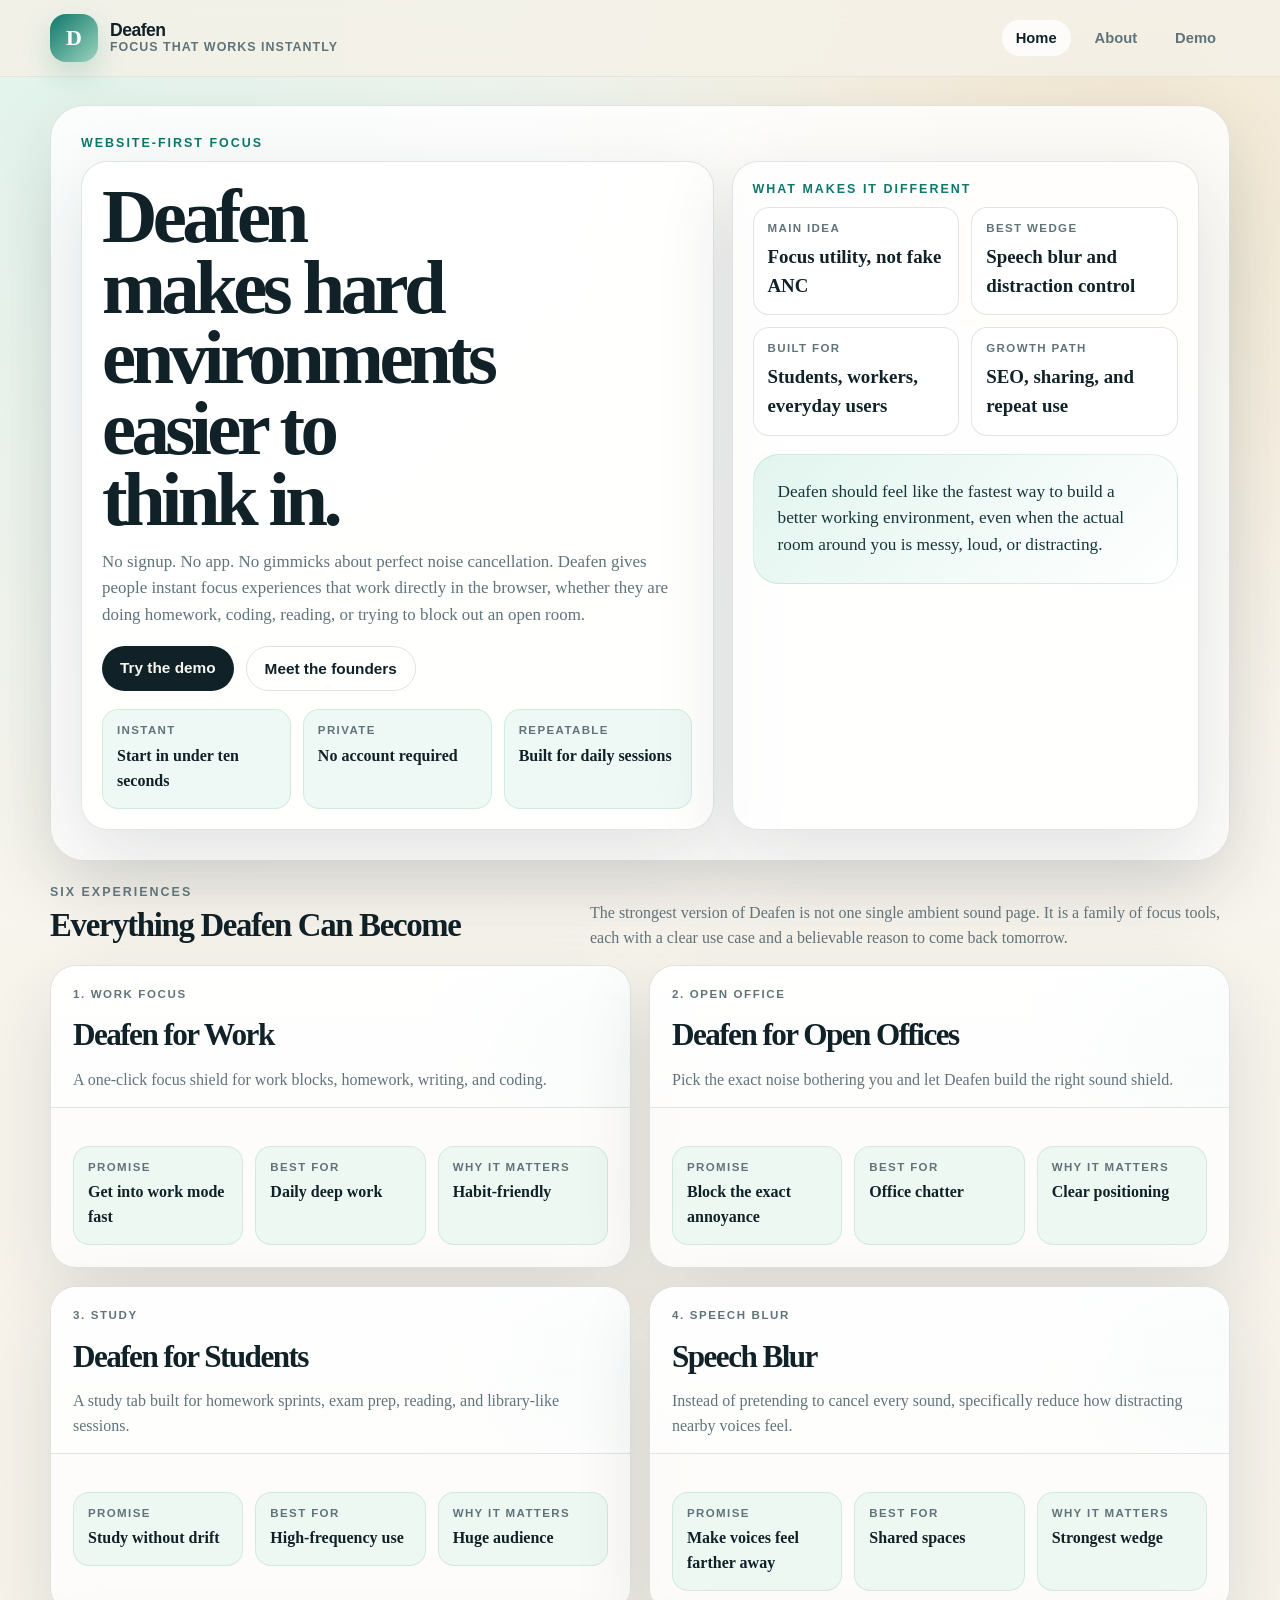
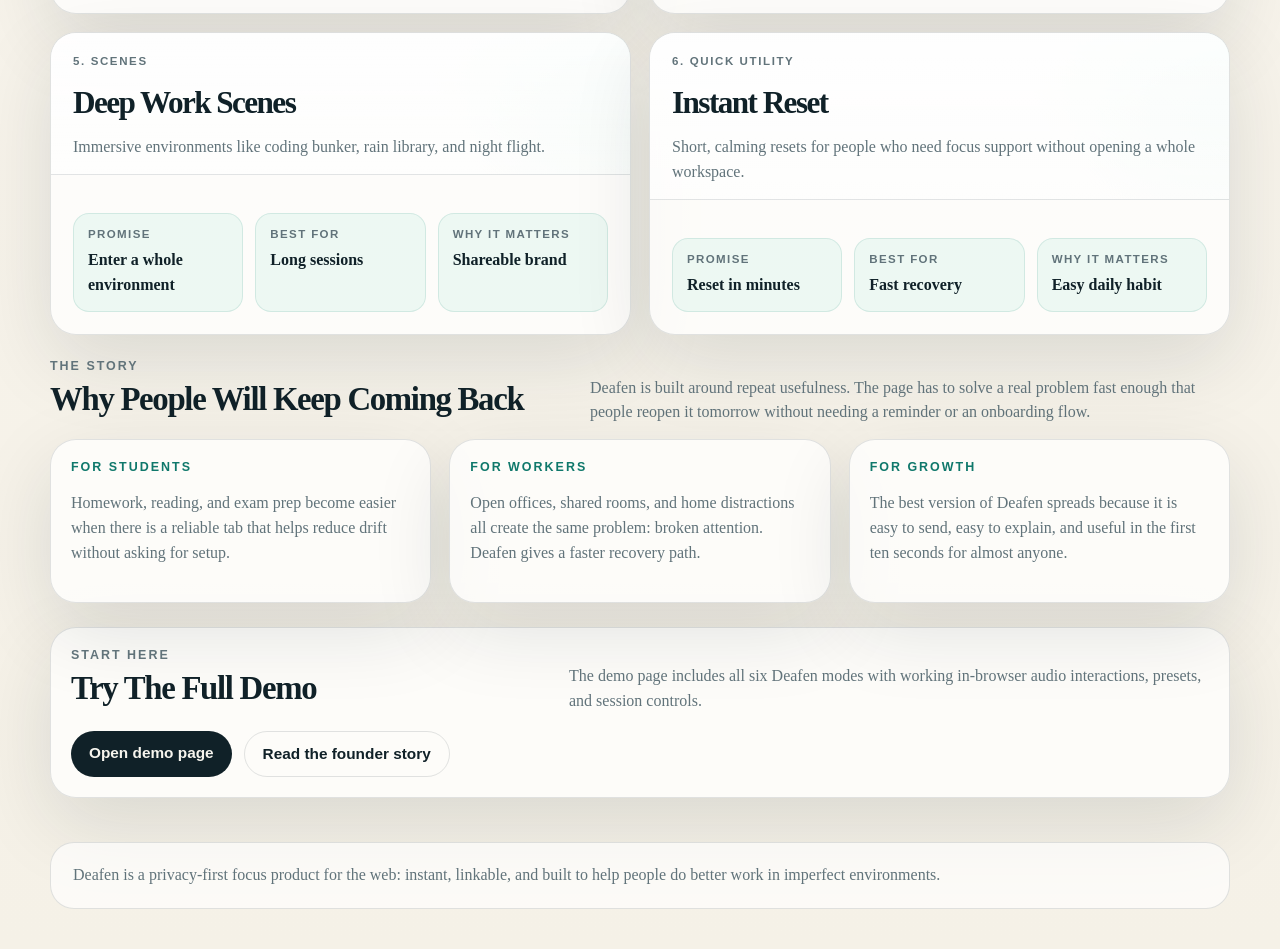
<file: index.html>
<!DOCTYPE html>
<html lang="en">
<head>
  <meta charset="UTF-8">
  <meta name="viewport" content="width=device-width, initial-scale=1.0">
  <title>Deafen — Focus That Works Instantly</title>
  <meta name="description" content="Deafen is a no-signup website for sharper focus. Block distractions, blur nearby speech, and drop into work faster with instant sound environments.">
  <link rel="stylesheet" href="styles.css">
</head>
<body>
  <header class="site-header">
    <div class="site-header-inner">
      <a class="brand" href="index.html">
        <span class="brand-mark">D</span>
        <span class="brand-copy">
          <strong>Deafen</strong>
          <span>Focus that works instantly</span>
        </span>
      </a>
      <nav class="site-nav">
        <a class="nav-link active" href="index.html">Home</a>
        <a class="nav-link" href="about.html">About</a>
        <a class="nav-link" href="demo.html">Demo</a>
      </nav>
    </div>
  </header>

  <main class="page">
    <div class="site-shell">
      <section class="hero">
        <p class="eyebrow">Website-first focus</p>
        <div class="hero-grid">
          <div class="hero-card">
            <h1>Deafen makes hard environments easier to think in.</h1>
            <p class="lede">No signup. No app. No gimmicks about perfect noise cancellation. Deafen gives people instant focus experiences that work directly in the browser, whether they are doing homework, coding, reading, or trying to block out an open room.</p>
            <div class="cta-row">
              <a class="button" href="demo.html">Try the demo</a>
              <a class="button secondary" href="about.html">Meet the founders</a>
            </div>
            <div class="mini-grid">
              <div class="mini">
                <span>Instant</span>
                <strong>Start in under ten seconds</strong>
              </div>
              <div class="mini">
                <span>Private</span>
                <strong>No account required</strong>
              </div>
              <div class="mini">
                <span>Repeatable</span>
                <strong>Built for daily sessions</strong>
              </div>
            </div>
          </div>
          <div class="hero-card">
            <p class="eyebrow">What makes it different</p>
            <div class="stat-grid">
              <div class="stat">
                <span>Main idea</span>
                <strong>Focus utility, not fake ANC</strong>
              </div>
              <div class="stat">
                <span>Best wedge</span>
                <strong>Speech blur and distraction control</strong>
              </div>
              <div class="stat">
                <span>Built for</span>
                <strong>Students, workers, everyday users</strong>
              </div>
              <div class="stat">
                <span>Growth path</span>
                <strong>SEO, sharing, and repeat use</strong>
              </div>
            </div>
            <div class="quote-panel" style="margin-top:18px">
              <p>Deafen should feel like the fastest way to build a better working environment, even when the actual room around you is messy, loud, or distracting.</p>
            </div>
          </div>
        </div>
      </section>

      <section class="section">
        <div class="section-head">
          <div>
            <p class="eyebrow">Six experiences</p>
            <h2>Everything Deafen Can Become</h2>
          </div>
          <p>The strongest version of Deafen is not one single ambient sound page. It is a family of focus tools, each with a clear use case and a believable reason to come back tomorrow.</p>
        </div>

        <div class="grid-2">
          <article class="card">
            <div class="card-top">
              <p class="kicker">1. Work Focus</p>
              <h3>Deafen for Work</h3>
              <p class="tagline">A one-click focus shield for work blocks, homework, writing, and coding.</p>
            </div>
            <div class="card-body">
              <div class="mini-grid">
                <div class="mini"><span>Promise</span><strong>Get into work mode fast</strong></div>
                <div class="mini"><span>Best for</span><strong>Daily deep work</strong></div>
                <div class="mini"><span>Why it matters</span><strong>Habit-friendly</strong></div>
              </div>
            </div>
          </article>

          <article class="card">
            <div class="card-top">
              <p class="kicker">2. Open Office</p>
              <h3>Deafen for Open Offices</h3>
              <p class="tagline">Pick the exact noise bothering you and let Deafen build the right sound shield.</p>
            </div>
            <div class="card-body">
              <div class="mini-grid">
                <div class="mini"><span>Promise</span><strong>Block the exact annoyance</strong></div>
                <div class="mini"><span>Best for</span><strong>Office chatter</strong></div>
                <div class="mini"><span>Why it matters</span><strong>Clear positioning</strong></div>
              </div>
            </div>
          </article>

          <article class="card">
            <div class="card-top">
              <p class="kicker">3. Study</p>
              <h3>Deafen for Students</h3>
              <p class="tagline">A study tab built for homework sprints, exam prep, reading, and library-like sessions.</p>
            </div>
            <div class="card-body">
              <div class="mini-grid">
                <div class="mini"><span>Promise</span><strong>Study without drift</strong></div>
                <div class="mini"><span>Best for</span><strong>High-frequency use</strong></div>
                <div class="mini"><span>Why it matters</span><strong>Huge audience</strong></div>
              </div>
            </div>
          </article>

          <article class="card">
            <div class="card-top">
              <p class="kicker">4. Speech Blur</p>
              <h3>Speech Blur</h3>
              <p class="tagline">Instead of pretending to cancel every sound, specifically reduce how distracting nearby voices feel.</p>
            </div>
            <div class="card-body">
              <div class="mini-grid">
                <div class="mini"><span>Promise</span><strong>Make voices feel farther away</strong></div>
                <div class="mini"><span>Best for</span><strong>Shared spaces</strong></div>
                <div class="mini"><span>Why it matters</span><strong>Strongest wedge</strong></div>
              </div>
            </div>
          </article>

          <article class="card">
            <div class="card-top">
              <p class="kicker">5. Scenes</p>
              <h3>Deep Work Scenes</h3>
              <p class="tagline">Immersive environments like coding bunker, rain library, and night flight.</p>
            </div>
            <div class="card-body">
              <div class="mini-grid">
                <div class="mini"><span>Promise</span><strong>Enter a whole environment</strong></div>
                <div class="mini"><span>Best for</span><strong>Long sessions</strong></div>
                <div class="mini"><span>Why it matters</span><strong>Shareable brand</strong></div>
              </div>
            </div>
          </article>

          <article class="card">
            <div class="card-top">
              <p class="kicker">6. Quick Utility</p>
              <h3>Instant Reset</h3>
              <p class="tagline">Short, calming resets for people who need focus support without opening a whole workspace.</p>
            </div>
            <div class="card-body">
              <div class="mini-grid">
                <div class="mini"><span>Promise</span><strong>Reset in minutes</strong></div>
                <div class="mini"><span>Best for</span><strong>Fast recovery</strong></div>
                <div class="mini"><span>Why it matters</span><strong>Easy daily habit</strong></div>
              </div>
            </div>
          </article>
        </div>
      </section>

      <section class="section">
        <div class="section-head">
          <div>
            <p class="eyebrow">The story</p>
            <h2>Why People Will Keep Coming Back</h2>
          </div>
          <p>Deafen is built around repeat usefulness. The page has to solve a real problem fast enough that people reopen it tomorrow without needing a reminder or an onboarding flow.</p>
        </div>

        <div class="grid-3">
          <div class="panel">
            <p class="eyebrow">For students</p>
            <p class="note">Homework, reading, and exam prep become easier when there is a reliable tab that helps reduce drift without asking for setup.</p>
          </div>
          <div class="panel">
            <p class="eyebrow">For workers</p>
            <p class="note">Open offices, shared rooms, and home distractions all create the same problem: broken attention. Deafen gives a faster recovery path.</p>
          </div>
          <div class="panel">
            <p class="eyebrow">For growth</p>
            <p class="note">The best version of Deafen spreads because it is easy to send, easy to explain, and useful in the first ten seconds for almost anyone.</p>
          </div>
        </div>
      </section>

      <section class="section">
        <div class="hero-card">
          <div class="section-head" style="margin-bottom:0">
            <div>
              <p class="eyebrow">Start here</p>
              <h2>Try The Full Demo</h2>
            </div>
            <p>The demo page includes all six Deafen modes with working in-browser audio interactions, presets, and session controls.</p>
          </div>
          <div class="cta-row">
            <a class="button" href="demo.html">Open demo page</a>
            <a class="button secondary" href="about.html">Read the founder story</a>
          </div>
        </div>
      </section>
    </div>
  </main>

  <footer class="site-footer">
    <div class="site-footer-panel">
      Deafen is a privacy-first focus product for the web: instant, linkable, and built to help people do better work in imperfect environments.
    </div>
  </footer>
</body>
</html>
</file>
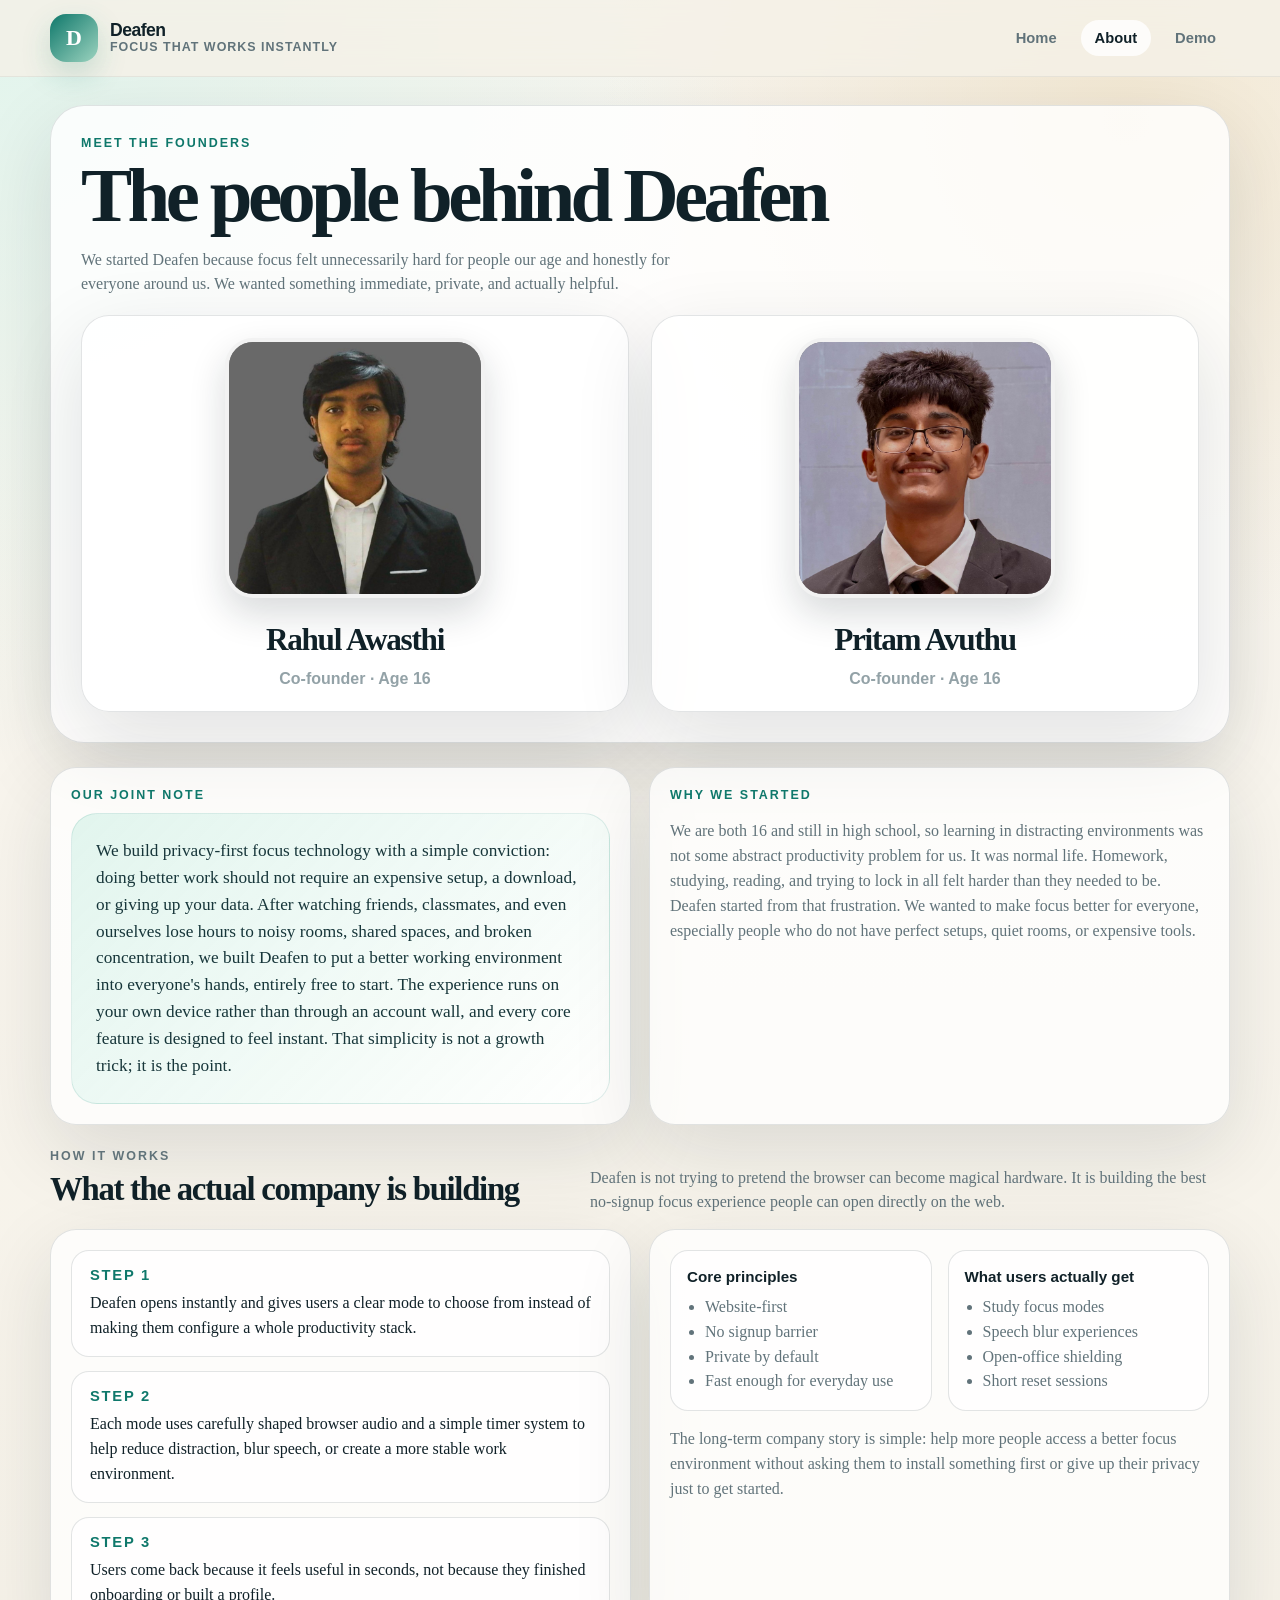
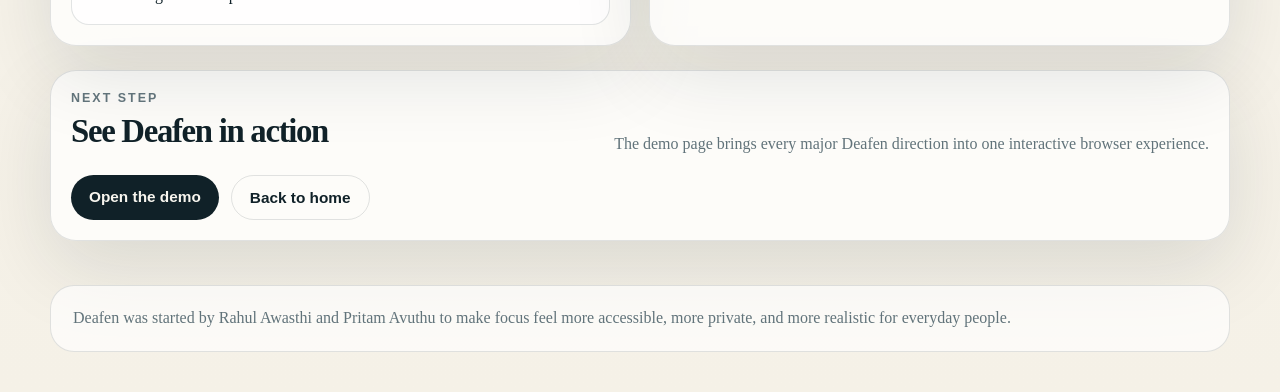
<file: about.html>
<!DOCTYPE html>
<html lang="en">
<head>
  <meta charset="UTF-8">
  <meta name="viewport" content="width=device-width, initial-scale=1.0">
  <title>About Deafen — The Founders Behind It</title>
  <meta name="description" content="Meet the founders behind Deafen and learn why two high school founders started building a privacy-first website for better focus.">
  <link rel="stylesheet" href="styles.css">
</head>
<body>
  <header class="site-header">
    <div class="site-header-inner">
      <a class="brand" href="index.html">
        <span class="brand-mark">D</span>
        <span class="brand-copy">
          <strong>Deafen</strong>
          <span>Focus that works instantly</span>
        </span>
      </a>
      <nav class="site-nav">
        <a class="nav-link" href="index.html">Home</a>
        <a class="nav-link active" href="about.html">About</a>
        <a class="nav-link" href="demo.html">Demo</a>
      </nav>
    </div>
  </header>

  <main class="page">
    <div class="site-shell">
      <section class="hero">
        <p class="eyebrow">Meet the founders</p>
        <div class="section-head" style="margin-bottom:18px">
          <div>
            <h1 style="max-width:none">The people behind Deafen</h1>
          </div>
          <p>We started Deafen because focus felt unnecessarily hard for people our age and honestly for everyone around us. We wanted something immediate, private, and actually helpful.</p>
        </div>

        <div class="founders">
          <article class="founder-card">
            <div class="founder-photo">
              <img src="media/founder1.jpeg" alt="Rahul Awasthi">
            </div>
            <h3>Rahul Awasthi</h3>
            <p class="role">Co-founder · Age 16</p>
          </article>

          <article class="founder-card">
            <div class="founder-photo">
              <img src="media/founder2.jpeg" alt="Pritam Avuthu">
            </div>
            <h3>Pritam Avuthu</h3>
            <p class="role">Co-founder · Age 16</p>
          </article>
        </div>
      </section>

      <section class="section">
        <div class="grid-2">
          <div class="panel">
            <p class="eyebrow">Our joint note</p>
            <div class="quote-panel">
              <p>We build privacy-first focus technology with a simple conviction: doing better work should not require an expensive setup, a download, or giving up your data. After watching friends, classmates, and even ourselves lose hours to noisy rooms, shared spaces, and broken concentration, we built Deafen to put a better working environment into everyone's hands, entirely free to start. The experience runs on your own device rather than through an account wall, and every core feature is designed to feel instant. That simplicity is not a growth trick; it is the point.</p>
            </div>
          </div>

          <div class="panel">
            <p class="eyebrow">Why we started</p>
            <p class="note">We are both 16 and still in high school, so learning in distracting environments was not some abstract productivity problem for us. It was normal life. Homework, studying, reading, and trying to lock in all felt harder than they needed to be. Deafen started from that frustration. We wanted to make focus better for everyone, especially people who do not have perfect setups, quiet rooms, or expensive tools.</p>
          </div>
        </div>
      </section>

      <section class="section">
        <div class="section-head">
          <div>
            <p class="eyebrow">How it works</p>
            <h2>What the actual company is building</h2>
          </div>
          <p>Deafen is not trying to pretend the browser can become magical hardware. It is building the best no-signup focus experience people can open directly on the web.</p>
        </div>

        <div class="grid-2">
          <div class="panel">
            <div class="timeline">
              <div class="timeline-item">
                <strong>Step 1</strong>
                Deafen opens instantly and gives users a clear mode to choose from instead of making them configure a whole productivity stack.
              </div>
              <div class="timeline-item">
                <strong>Step 2</strong>
                Each mode uses carefully shaped browser audio and a simple timer system to help reduce distraction, blur speech, or create a more stable work environment.
              </div>
              <div class="timeline-item">
                <strong>Step 3</strong>
                Users come back because it feels useful in seconds, not because they finished onboarding or built a profile.
              </div>
            </div>
          </div>

          <div class="panel">
            <div class="split" style="margin-top:0">
              <div class="box">
                <h4>Core principles</h4>
                <ul>
                  <li>Website-first</li>
                  <li>No signup barrier</li>
                  <li>Private by default</li>
                  <li>Fast enough for everyday use</li>
                </ul>
              </div>
              <div class="box">
                <h4>What users actually get</h4>
                <ul>
                  <li>Study focus modes</li>
                  <li>Speech blur experiences</li>
                  <li>Open-office shielding</li>
                  <li>Short reset sessions</li>
                </ul>
              </div>
            </div>
            <p class="note" style="margin-top:16px">The long-term company story is simple: help more people access a better focus environment without asking them to install something first or give up their privacy just to get started.</p>
          </div>
        </div>
      </section>

      <section class="section">
        <div class="hero-card">
          <div class="section-head" style="margin-bottom:0">
            <div>
              <p class="eyebrow">Next step</p>
              <h2>See Deafen in action</h2>
            </div>
            <p>The demo page brings every major Deafen direction into one interactive browser experience.</p>
          </div>
          <div class="cta-row">
            <a class="button" href="demo.html">Open the demo</a>
            <a class="button secondary" href="index.html">Back to home</a>
          </div>
        </div>
      </section>
    </div>
  </main>

  <footer class="site-footer">
    <div class="site-footer-panel">
      Deafen was started by Rahul Awasthi and Pritam Avuthu to make focus feel more accessible, more private, and more realistic for everyday people.
    </div>
  </footer>
</body>
</html>
</file>
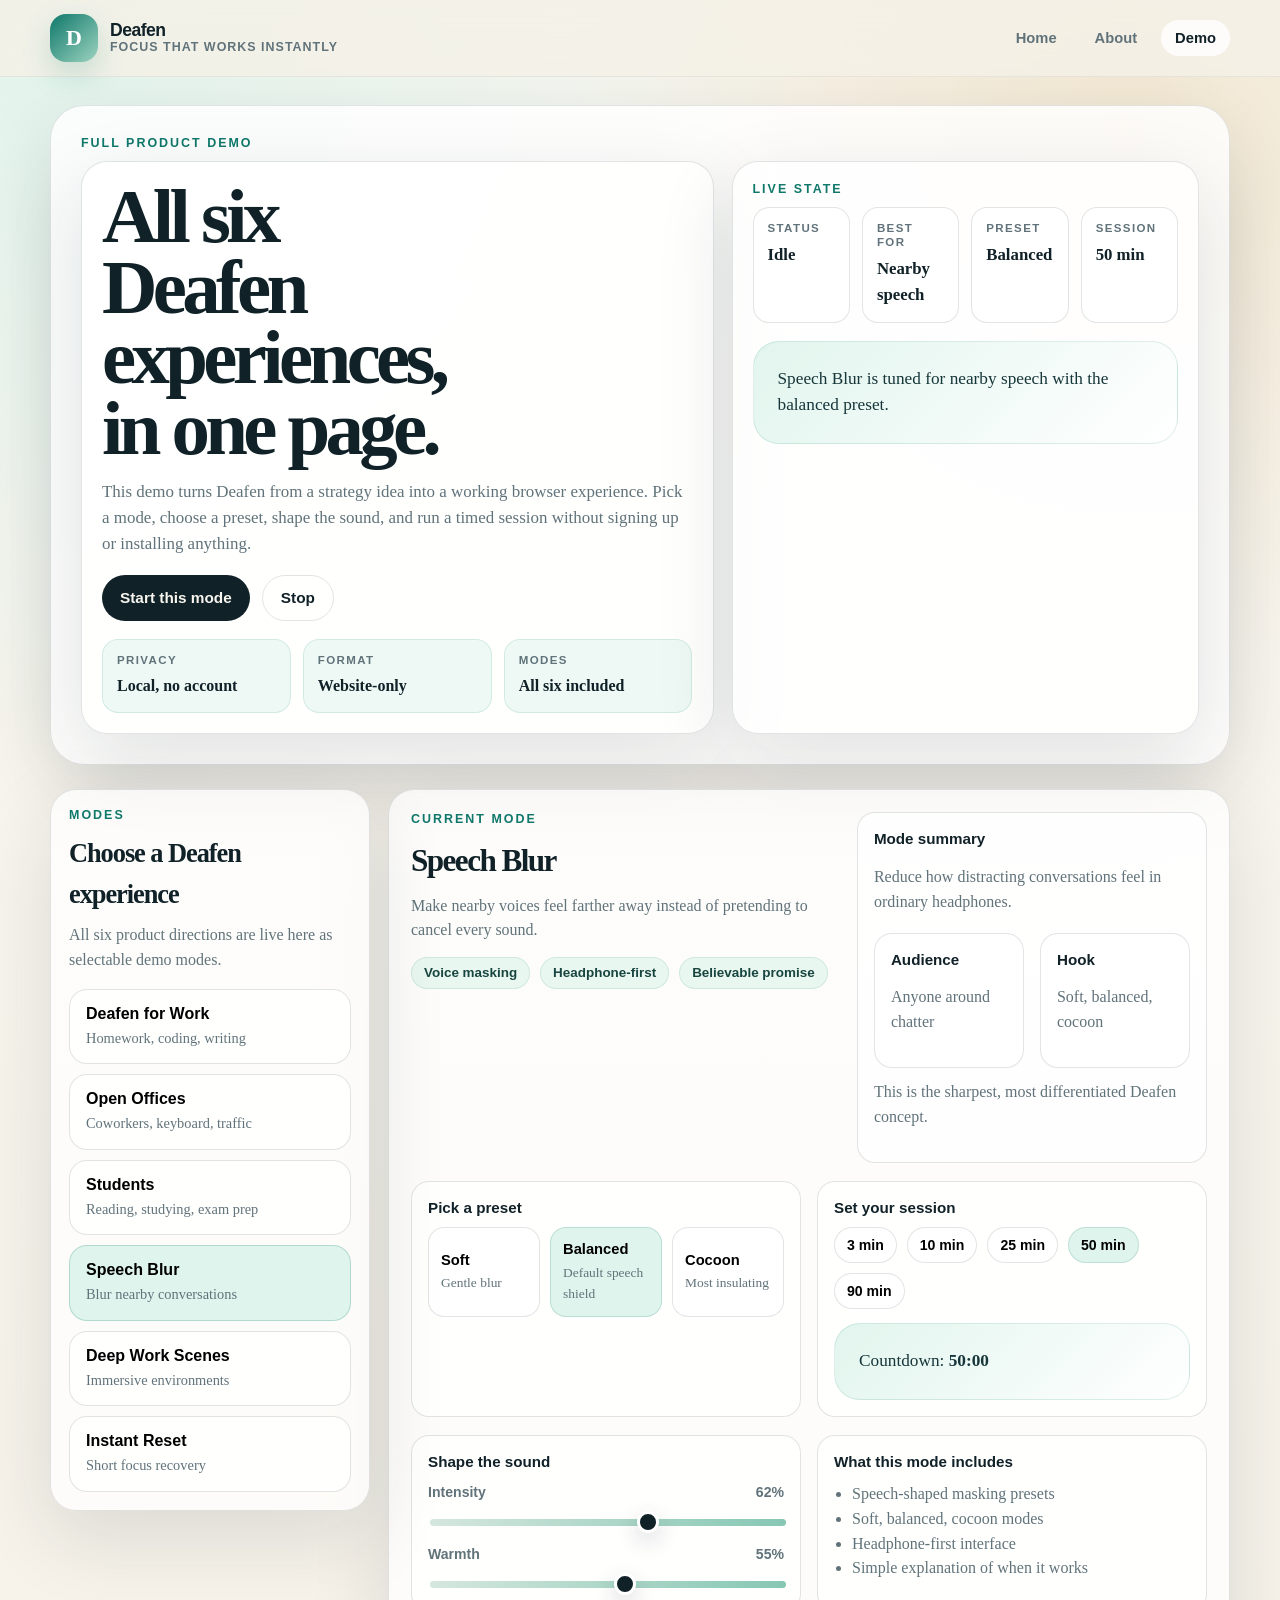
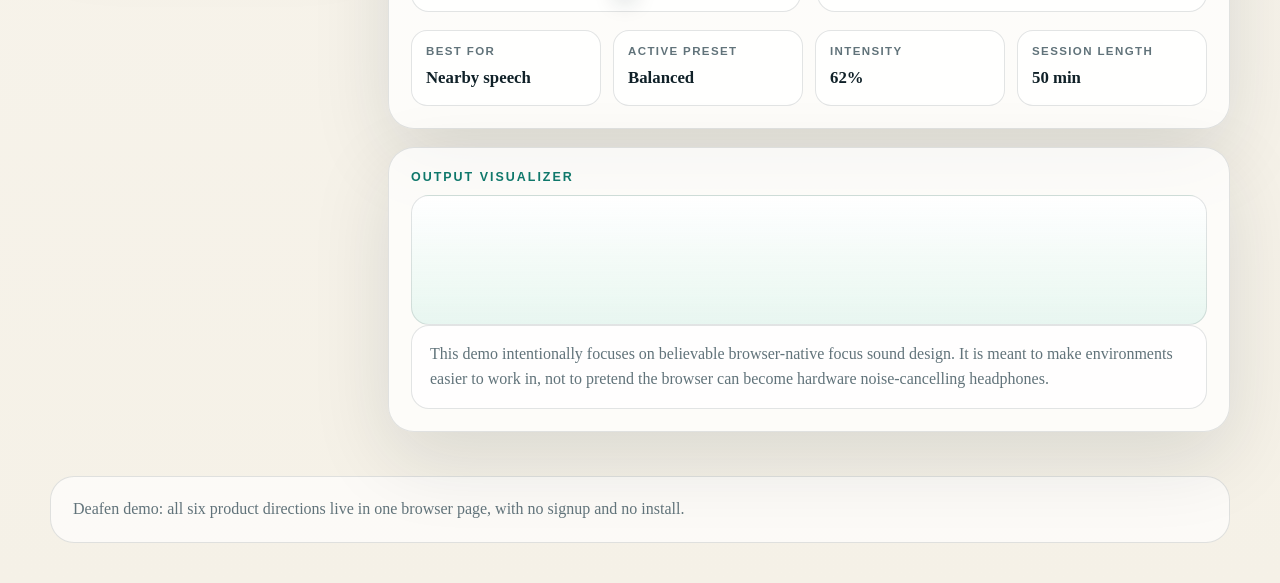
<file: demo.html>
<!DOCTYPE html>
<html lang="en">
<head>
  <meta charset="UTF-8">
  <meta name="viewport" content="width=device-width, initial-scale=1.0">
  <title>Deafen Demo — All Six Modes</title>
  <meta name="description" content="Try the full Deafen demo with six focus experiences: work, open office, students, speech blur, deep work scenes, and instant reset.">
  <link rel="stylesheet" href="styles.css">
</head>
<body>
  <header class="site-header">
    <div class="site-header-inner">
      <a class="brand" href="index.html">
        <span class="brand-mark">D</span>
        <span class="brand-copy">
          <strong>Deafen</strong>
          <span>Focus that works instantly</span>
        </span>
      </a>
      <nav class="site-nav">
        <a class="nav-link" href="index.html">Home</a>
        <a class="nav-link" href="about.html">About</a>
        <a class="nav-link active" href="demo.html">Demo</a>
      </nav>
    </div>
  </header>

  <main class="page">
    <div class="site-shell" data-demo-app>
      <section class="hero">
        <p class="eyebrow">Full product demo</p>
        <div class="hero-grid">
          <div class="hero-card">
            <h1>All six Deafen experiences, in one page.</h1>
            <p class="lede">This demo turns Deafen from a strategy idea into a working browser experience. Pick a mode, choose a preset, shape the sound, and run a timed session without signing up or installing anything.</p>
            <div class="cta-row">
              <button class="button" type="button" data-start-demo>Start this mode</button>
              <button class="button secondary" type="button" data-stop-demo disabled>Stop</button>
            </div>
            <div class="mini-grid">
              <div class="mini"><span>Privacy</span><strong>Local, no account</strong></div>
              <div class="mini"><span>Format</span><strong>Website-only</strong></div>
              <div class="mini"><span>Modes</span><strong>All six included</strong></div>
            </div>
          </div>

          <div class="hero-card">
            <p class="eyebrow">Live state</p>
            <div class="status-bar">
              <div class="status-box">
                <span>Status</span>
                <strong data-state-text>Idle</strong>
              </div>
              <div class="status-box">
                <span>Best for</span>
                <strong data-stat-bestfor>Nearby speech</strong>
              </div>
              <div class="status-box">
                <span>Preset</span>
                <strong data-stat-sound>Balanced</strong>
              </div>
              <div class="status-box">
                <span>Session</span>
                <strong data-stat-session>50 min</strong>
              </div>
            </div>
            <div class="quote-panel" style="margin-top:18px">
              <p data-summary>Speech Blur is tuned for nearby speech with the balanced preset.</p>
            </div>
          </div>
        </div>
      </section>

      <section class="section demo-layout">
        <aside class="panel demo-sidebar">
          <p class="eyebrow">Modes</p>
          <h3 style="margin:0;font-size:1.65rem;letter-spacing:-0.04em">Choose a Deafen experience</h3>
          <p class="note" style="margin-top:8px">All six product directions are live here as selectable demo modes.</p>
          <div class="mode-list">
            <button class="mode-button" type="button" data-mode-button="work">
              <strong>Deafen for Work</strong>
              <span>Homework, coding, writing</span>
            </button>
            <button class="mode-button" type="button" data-mode-button="office">
              <strong>Open Offices</strong>
              <span>Coworkers, keyboard, traffic</span>
            </button>
            <button class="mode-button" type="button" data-mode-button="students">
              <strong>Students</strong>
              <span>Reading, studying, exam prep</span>
            </button>
            <button class="mode-button active" type="button" data-mode-button="speech">
              <strong>Speech Blur</strong>
              <span>Blur nearby conversations</span>
            </button>
            <button class="mode-button" type="button" data-mode-button="scenes">
              <strong>Deep Work Scenes</strong>
              <span>Immersive environments</span>
            </button>
            <button class="mode-button" type="button" data-mode-button="reset">
              <strong>Instant Reset</strong>
              <span>Short focus recovery</span>
            </button>
          </div>
        </aside>

        <div class="demo-main">
          <section class="feature-panel">
            <div class="feature-hero">
              <div>
                <p class="eyebrow">Current mode</p>
                <h3 data-mode-title>Speech Blur</h3>
                <p class="tagline" data-mode-subtitle>Make nearby voices feel farther away instead of pretending to cancel every sound.</p>
                <div class="chip-row" data-mode-tags></div>
              </div>
              <div class="box">
                <h4>Mode summary</h4>
                <p class="note" data-mode-promise></p>
                <div class="split">
                  <div class="box">
                    <h4>Audience</h4>
                    <p class="note" data-mode-audience></p>
                  </div>
                  <div class="box">
                    <h4>Hook</h4>
                    <p class="note" data-mode-hook></p>
                  </div>
                </div>
                <p class="note" style="margin-top:12px" data-mode-why></p>
              </div>
            </div>

            <div class="control-grid">
              <div class="control-card">
                <h4>Pick a preset</h4>
                <div class="preset-grid" data-presets></div>
              </div>

              <div class="control-card">
                <h4>Set your session</h4>
                <div class="session-bar" data-session-bar></div>
                <div class="quote-panel" style="margin-top:14px">
                  <p>Countdown: <strong data-timer>50:00</strong></p>
                </div>
              </div>
            </div>

            <div class="control-grid">
              <div class="control-card">
                <h4>Shape the sound</h4>
                <div class="range-wrap">
                  <label>
                    <span>Intensity</span>
                    <strong data-intensity-value>62%</strong>
                  </label>
                  <input type="range" min="0" max="100" value="62" data-intensity>
                </div>
                <div class="range-wrap">
                  <label>
                    <span>Warmth</span>
                    <strong data-warmth-value>55%</strong>
                  </label>
                  <input type="range" min="0" max="100" value="55" data-warmth>
                </div>
              </div>

              <div class="control-card">
                <h4>What this mode includes</h4>
                <ul data-feature-list></ul>
              </div>
            </div>

            <div class="status-bar" style="margin-top:18px">
              <div class="status-box">
                <span>Best for</span>
                <strong data-stat-bestfor>Nearby speech</strong>
              </div>
              <div class="status-box">
                <span>Active preset</span>
                <strong data-stat-sound>Balanced</strong>
              </div>
              <div class="status-box">
                <span>Intensity</span>
                <strong data-stat-intensity>62%</strong>
              </div>
              <div class="status-box">
                <span>Session length</span>
                <strong data-stat-session>50 min</strong>
              </div>
            </div>
          </section>

          <section class="feature-panel">
            <p class="eyebrow">Output visualizer</p>
            <canvas class="viz" data-visualizer></canvas>
            <div class="demo-footer">
              This demo intentionally focuses on believable browser-native focus sound design. It is meant to make environments easier to work in, not to pretend the browser can become hardware noise-cancelling headphones.
            </div>
          </section>
        </div>
      </section>
    </div>
  </main>

  <footer class="site-footer">
    <div class="site-footer-panel">
      Deafen demo: all six product directions live in one browser page, with no signup and no install.
    </div>
  </footer>

  <script src="script.js"></script>
</body>
</html>
</file>
<file: styles.css>
:root{
  --bg:#f5f1e7;
  --paper:rgba(255,255,255,0.8);
  --paper-strong:#ffffff;
  --ink:#102128;
  --muted:#61737a;
  --line:rgba(16,33,40,0.12);
  --accent:#0f786b;
  --accent-2:#9cd3bf;
  --accent-3:#dff4ec;
  --warm:#f0e4cc;
  --warning:#b45d34;
  --shadow:0 26px 80px rgba(16,33,40,0.12);
  --radius-xl:34px;
  --radius-lg:26px;
  --radius-md:18px;
  --container:min(1180px, calc(100vw - 32px));
}

*{box-sizing:border-box}
html{scroll-behavior:smooth}
body{
  margin:0;
  min-height:100%;
  font:16px/1.55 Georgia, "Times New Roman", serif;
  color:var(--ink);
  background:
    radial-gradient(circle at top left, rgba(223,244,236,0.92), transparent 32%),
    radial-gradient(circle at 88% 6%, rgba(240,228,204,0.82), transparent 24%),
    linear-gradient(180deg, #faf7f1 0%, var(--bg) 100%);
}
a{color:inherit;text-decoration:none}
img{max-width:100%;display:block}
button,input,select{font:inherit}

.site-shell{width:var(--container);margin:0 auto}
.site-header{
  position:sticky;
  top:0;
  z-index:20;
  backdrop-filter:blur(16px);
  background:rgba(245,241,231,0.82);
  border-bottom:1px solid rgba(16,33,40,0.06);
}
.site-header-inner{
  width:var(--container);
  margin:0 auto;
  display:flex;
  align-items:center;
  justify-content:space-between;
  gap:20px;
  padding:14px 0;
}
.brand{
  display:inline-flex;
  align-items:center;
  gap:12px;
}
.brand-mark{
  width:48px;
  height:48px;
  border-radius:16px;
  display:grid;
  place-items:center;
  background:linear-gradient(135deg, var(--accent), var(--accent-2));
  color:#fff;
  font:700 22px/1 Georgia, serif;
  box-shadow:0 12px 30px rgba(15,120,107,0.2);
}
.brand-copy strong{
  display:block;
  font:700 1.1rem/1.1 "Trebuchet MS", sans-serif;
  letter-spacing:-0.03em;
}
.brand-copy span{
  display:block;
  color:var(--muted);
  font:600 0.78rem/1.2 "Trebuchet MS", sans-serif;
  letter-spacing:0.08em;
  text-transform:uppercase;
}
.site-nav{
  display:flex;
  gap:10px;
  flex-wrap:wrap;
}
.nav-link{
  padding:11px 14px;
  border-radius:999px;
  color:var(--muted);
  font:600 0.92rem/1 "Trebuchet MS", sans-serif;
}
.nav-link:hover,.nav-link.active{
  background:rgba(255,255,255,0.8);
  color:var(--ink);
}

.page{
  padding:28px 0 44px;
}
.hero{
  background:var(--paper);
  border:1px solid var(--line);
  border-radius:var(--radius-xl);
  box-shadow:var(--shadow);
  padding:30px;
}
.eyebrow{
  margin:0 0 10px;
  color:var(--accent);
  font:700 0.78rem/1.2 "Trebuchet MS", sans-serif;
  letter-spacing:0.16em;
  text-transform:uppercase;
}
.hero-grid{
  display:grid;
  grid-template-columns:1.15fr 0.85fr;
  gap:18px;
  align-items:stretch;
}
.hero h1{
  margin:0;
  font-size:clamp(2.8rem, 6vw, 5.7rem);
  line-height:0.92;
  letter-spacing:-0.06em;
  max-width:10ch;
}
.lede{
  margin:14px 0 0;
  max-width:50rem;
  color:var(--muted);
  font-size:1.06rem;
}
.hero-card,.panel,.card,.feature-panel{
  background:rgba(255,255,255,0.74);
  border:1px solid var(--line);
  border-radius:var(--radius-lg);
  box-shadow:var(--shadow);
}
.hero-card,.panel{
  padding:20px;
}
.stat-grid{
  display:grid;
  grid-template-columns:repeat(2, minmax(0,1fr));
  gap:12px;
}
.stat{
  padding:14px;
  border-radius:16px;
  border:1px solid var(--line);
  background:rgba(255,255,255,0.76);
}
.stat span{
  display:block;
  color:var(--muted);
  font:700 0.72rem/1.2 "Trebuchet MS", sans-serif;
  letter-spacing:0.12em;
  text-transform:uppercase;
}
.stat strong{
  display:block;
  margin-top:6px;
  font-size:1.18rem;
}
.cta-row{
  display:flex;
  gap:12px;
  flex-wrap:wrap;
  margin-top:18px;
}
.button{
  appearance:none;
  border:none;
  border-radius:999px;
  padding:14px 18px;
  background:var(--ink);
  color:#f7f5ee;
  cursor:pointer;
  font:600 0.96rem/1 "Trebuchet MS", sans-serif;
  transition:transform .15s ease, opacity .15s ease, background .15s ease;
}
.button:hover{transform:translateY(-1px)}
.button.secondary{
  background:transparent;
  color:var(--ink);
  border:1px solid var(--line);
}
.button.soft{
  background:var(--accent-3);
  color:#12493f;
}
.section{
  margin-top:24px;
}
.section-head{
  display:flex;
  justify-content:space-between;
  align-items:end;
  gap:16px;
  flex-wrap:wrap;
  margin-bottom:14px;
}
.section-head h2{
  margin:0;
  font-size:2.05rem;
  letter-spacing:-0.04em;
}
.section-head p{
  margin:0;
  color:var(--muted);
  max-width:40rem;
}
.grid-2{
  display:grid;
  grid-template-columns:repeat(2, minmax(0,1fr));
  gap:18px;
}
.grid-3{
  display:grid;
  grid-template-columns:repeat(3, minmax(0,1fr));
  gap:18px;
}
.card{
  overflow:hidden;
}
.card-top{
  padding:22px 22px 14px;
  border-bottom:1px solid var(--line);
  background:
    linear-gradient(180deg, rgba(255,255,255,0.9), rgba(255,255,255,0.56)),
    radial-gradient(circle at top right, rgba(223,244,236,0.9), transparent 34%);
}
.card-body{
  padding:20px 22px 22px;
}
.kicker{
  margin:0 0 10px;
  color:var(--muted);
  font:700 0.72rem/1.2 "Trebuchet MS", sans-serif;
  letter-spacing:0.14em;
  text-transform:uppercase;
}
.card h3,.feature-panel h3{
  margin:0;
  font-size:1.95rem;
  letter-spacing:-0.05em;
}
.tagline,.note,.bullets{
  color:var(--muted);
}
.tagline{margin:8px 0 0}
.mini-grid{
  display:grid;
  grid-template-columns:repeat(3, minmax(0,1fr));
  gap:12px;
  margin-top:18px;
}
.mini{
  padding:14px;
  border-radius:16px;
  border:1px solid rgba(15,120,107,0.12);
  background:rgba(223,244,236,0.52);
}
.mini span{
  display:block;
  color:var(--muted);
  font:700 0.72rem/1.2 "Trebuchet MS", sans-serif;
  letter-spacing:0.12em;
  text-transform:uppercase;
}
.mini strong{
  display:block;
  margin-top:6px;
  font-size:1rem;
}
.split{
  display:grid;
  grid-template-columns:1fr 1fr;
  gap:16px;
  margin-top:18px;
}
.box{
  padding:16px;
  border-radius:18px;
  border:1px solid var(--line);
  background:rgba(255,255,255,0.72);
}
.box h4{
  margin:0 0 8px;
  font:700 0.95rem/1.3 "Trebuchet MS", sans-serif;
}
ul{
  margin:0;
  padding-left:18px;
  color:var(--muted);
}
.quote-panel{
  padding:24px;
  border-radius:var(--radius-lg);
  background:linear-gradient(135deg, rgba(223,244,236,0.92), rgba(255,255,255,0.76));
  border:1px solid rgba(15,120,107,0.12);
}
.quote-panel p{
  margin:0;
  color:#17363a;
  font-size:1.08rem;
}
.founders{
  display:grid;
  grid-template-columns:repeat(2, minmax(0,1fr));
  gap:22px;
}
.founder-card{
  padding:22px;
  border-radius:28px;
  background:var(--paper);
  border:1px solid var(--line);
  box-shadow:var(--shadow);
  text-align:center;
}
.founder-photo{
  aspect-ratio:1/1;
  width:100%;
  max-width:260px;
  margin:0 auto 18px;
  border-radius:28px;
  overflow:hidden;
  border:4px solid rgba(255,255,255,0.9);
  box-shadow:0 16px 36px rgba(16,33,40,0.16);
  background:#777;
}
.founder-photo img{
  width:100%;
  height:100%;
  object-fit:cover;
}
.founder-card h3{
  margin:0;
  font-size:1.95rem;
  letter-spacing:-0.04em;
}
.role{
  margin:4px 0 0;
  color:#93a2a7;
  font:600 1rem/1.3 "Trebuchet MS", sans-serif;
}
.timeline{
  display:grid;
  gap:14px;
}
.timeline-item{
  padding:16px 18px;
  border-radius:18px;
  background:rgba(255,255,255,0.74);
  border:1px solid var(--line);
}
.timeline-item strong{
  display:block;
  margin-bottom:6px;
  font:700 0.92rem/1.2 "Trebuchet MS", sans-serif;
  text-transform:uppercase;
  letter-spacing:0.12em;
  color:var(--accent);
}

.demo-layout{
  display:grid;
  grid-template-columns:320px minmax(0,1fr);
  gap:18px;
}
.demo-sidebar{
  padding:18px;
  position:sticky;
  top:92px;
  align-self:start;
}
.mode-list{
  display:grid;
  gap:10px;
  margin-top:14px;
}
.mode-button{
  width:100%;
  text-align:left;
  padding:14px 16px;
  border-radius:18px;
  border:1px solid var(--line);
  background:rgba(255,255,255,0.8);
  cursor:pointer;
  transition:transform .15s ease, border-color .15s ease, background .15s ease;
}
.mode-button:hover{transform:translateY(-1px)}
.mode-button.active{
  background:var(--accent-3);
  border-color:rgba(15,120,107,0.22);
}
.mode-button strong{
  display:block;
  font:700 1rem/1.2 "Trebuchet MS", sans-serif;
}
.mode-button span{
  display:block;
  color:var(--muted);
  margin-top:4px;
  font-size:0.9rem;
}
.demo-main{
  display:grid;
  gap:18px;
}
.feature-panel{
  padding:22px;
}
.feature-hero{
  display:grid;
  grid-template-columns:1.1fr 0.9fr;
  gap:18px;
}
.chip-row{
  display:flex;
  gap:10px;
  flex-wrap:wrap;
  margin-top:14px;
}
.chip{
  padding:8px 12px;
  border-radius:999px;
  background:rgba(223,244,236,0.66);
  color:#18453f;
  border:1px solid rgba(15,120,107,0.12);
  font:600 0.84rem/1 "Trebuchet MS", sans-serif;
}
.control-grid{
  display:grid;
  grid-template-columns:repeat(2, minmax(0,1fr));
  gap:16px;
  margin-top:18px;
}
.control-card{
  padding:16px;
  border-radius:18px;
  border:1px solid var(--line);
  background:rgba(255,255,255,0.78);
}
.control-card h4{
  margin:0 0 10px;
  font:700 0.95rem/1.3 "Trebuchet MS", sans-serif;
}
.range-wrap{
  margin-top:12px;
}
.range-wrap label{
  display:flex;
  justify-content:space-between;
  gap:12px;
  margin-bottom:8px;
  font:600 0.88rem/1.2 "Trebuchet MS", sans-serif;
  color:var(--muted);
}
input[type=range]{
  width:100%;
  appearance:none;
  height:7px;
  border-radius:999px;
  background:linear-gradient(90deg, #d5e7df, #86c7b3);
  outline:none;
}
input[type=range]::-webkit-slider-thumb{
  appearance:none;
  width:22px;
  height:22px;
  border-radius:50%;
  background:var(--ink);
  border:3px solid #fff;
  box-shadow:0 8px 22px rgba(16,33,40,0.18);
}
.preset-grid{
  display:grid;
  grid-template-columns:repeat(3,minmax(0,1fr));
  gap:10px;
}
.preset{
  padding:12px 12px;
  border-radius:16px;
  border:1px solid var(--line);
  background:rgba(255,255,255,0.78);
  cursor:pointer;
  text-align:left;
}
.preset.active{
  background:var(--accent-3);
  border-color:rgba(15,120,107,0.18);
}
.preset strong{
  display:block;
  font:700 0.92rem/1.25 "Trebuchet MS", sans-serif;
}
.preset span{
  display:block;
  margin-top:4px;
  color:var(--muted);
  font-size:0.84rem;
}
.session-bar{
  display:flex;
  gap:10px;
  flex-wrap:wrap;
}
.session-pill{
  padding:10px 12px;
  border-radius:999px;
  border:1px solid var(--line);
  background:rgba(255,255,255,0.78);
  cursor:pointer;
  font:600 0.88rem/1 "Trebuchet MS", sans-serif;
}
.session-pill.active{
  background:var(--accent-3);
  border-color:rgba(15,120,107,0.16);
}
.status-bar{
  display:grid;
  grid-template-columns:repeat(4,minmax(0,1fr));
  gap:12px;
}
.status-box{
  padding:14px;
  border-radius:16px;
  border:1px solid var(--line);
  background:rgba(255,255,255,0.78);
}
.status-box span{
  display:block;
  color:var(--muted);
  font:700 0.72rem/1.2 "Trebuchet MS", sans-serif;
  letter-spacing:0.12em;
  text-transform:uppercase;
}
.status-box strong{
  display:block;
  margin-top:6px;
  font-size:1.05rem;
}
.viz{
  width:100%;
  height:130px;
  display:block;
  border-radius:18px;
  border:1px solid var(--line);
  background:linear-gradient(180deg, rgba(255,255,255,0.94), rgba(223,244,236,0.72));
}
.demo-footer{
  padding:16px 18px;
  border-radius:18px;
  background:rgba(255,255,255,0.72);
  border:1px solid var(--line);
  color:var(--muted);
}
.site-footer{
  padding:0 0 40px;
}
.site-footer-panel{
  width:var(--container);
  margin:0 auto;
  padding:20px 22px;
  border-radius:24px;
  border:1px solid var(--line);
  background:rgba(255,255,255,0.66);
  color:var(--muted);
}

@media (max-width:980px){
  .hero-grid,.grid-2,.grid-3,.split,.founders,.feature-hero,.control-grid,.status-bar,.demo-layout{grid-template-columns:1fr}
  .demo-sidebar{position:static}
}

@media (max-width:720px){
  .site-header-inner{padding:12px 0;align-items:flex-start;flex-direction:column}
  .site-nav{width:100%}
  .nav-link{padding:10px 12px}
  .hero,.hero-card,.panel,.feature-panel{padding:20px}
  .mini-grid,.preset-grid,.stat-grid{grid-template-columns:1fr}
}
</file>
